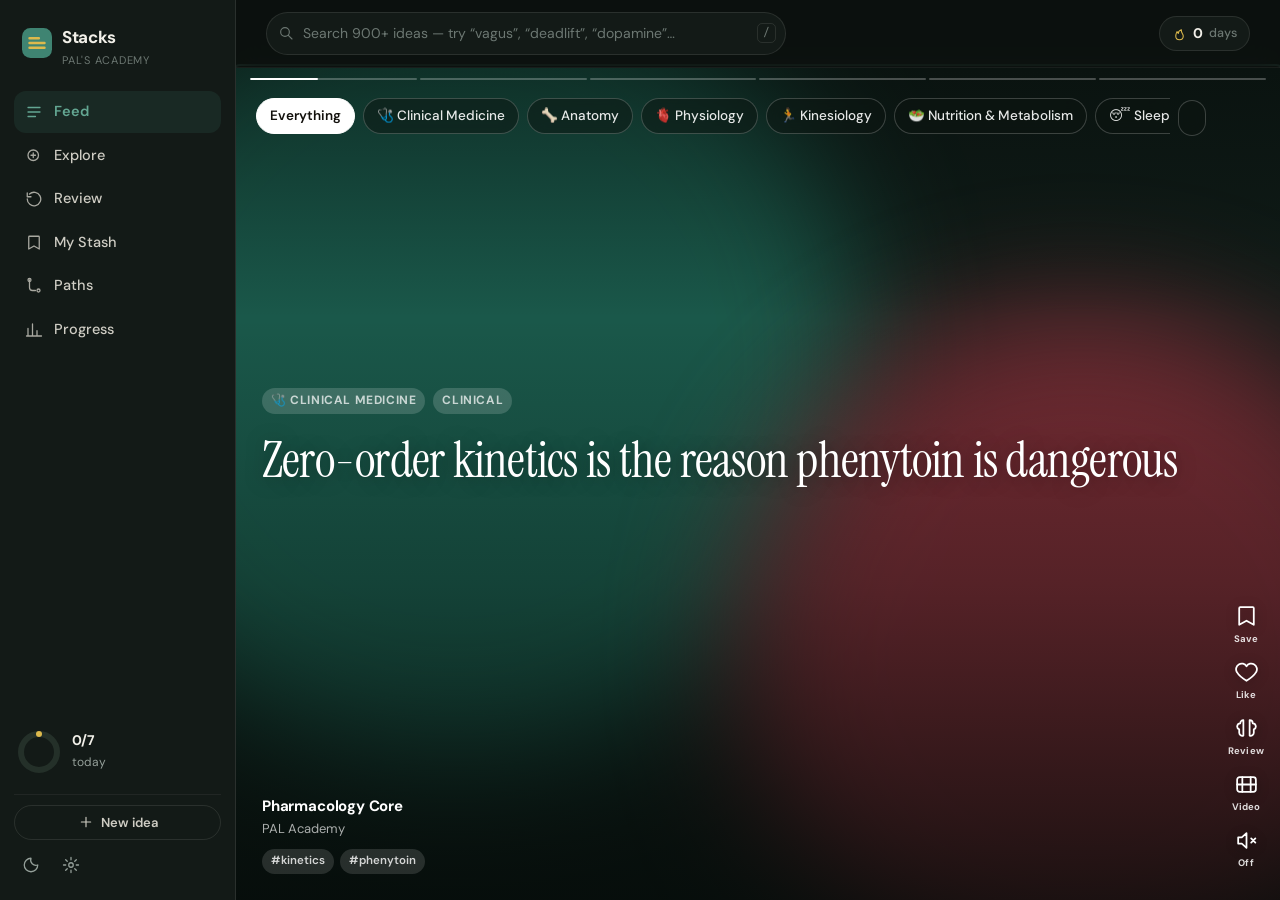
<file: index.html>
<!DOCTYPE html>
<html lang="en" data-theme="dark">
<head>
<meta charset="utf-8">
<meta name="viewport" content="width=device-width, initial-scale=1, viewport-fit=cover">
<meta name="robots" content="noindex, nofollow, noarchive, noimageindex">
<meta name="color-scheme" content="dark light">
<title>Stacks — PAL's Academy</title>
<link rel="icon" href="data:image/svg+xml,<svg xmlns='http://www.w3.org/2000/svg' viewBox='0 0 32 32'><rect width='32' height='32' rx='8' fill='%23114E40'/><path d='M8 20h16M8 15h16M8 10h10' stroke='%23C99A2A' stroke-width='2.5' stroke-linecap='round'/></svg>">
<link rel="manifest" href="manifest.webmanifest">
<meta name="theme-color" content="#0C110F" media="(prefers-color-scheme: dark)">
<meta name="theme-color" content="#FAF8F4" media="(prefers-color-scheme: light)">
<meta name="apple-mobile-web-app-capable" content="yes">
<meta name="apple-mobile-web-app-title" content="Stacks">
<meta name="apple-mobile-web-app-status-bar-style" content="black-translucent">
<meta name="mobile-web-app-capable" content="yes">
<link rel="apple-touch-icon" href="app/icons/apple-touch-icon.png">
<link rel="stylesheet" href="app/css/app.css">
<link rel="stylesheet" href="app/css/reels.css">
</head>
<body>

<div id="app" class="app">

  <!-- ============ SIDEBAR (desktop) ============ -->
  <aside class="sidebar">
    <a class="brand" href="#/feed">
      <span class="brand-mark" aria-hidden="true">
        <svg viewBox="0 0 32 32" width="30" height="30"><rect width="32" height="32" rx="9" fill="var(--primary)"/><path d="M8 21h16M8 16h16M8 11h10" stroke="var(--accent)" stroke-width="2.6" stroke-linecap="round"/></svg>
      </span>
      <span class="brand-text">
        <strong>Stacks</strong>
        <small>PAL's Academy</small>
      </span>
    </a>

    <nav class="nav" id="nav">
      <a href="#/feed"    data-route="feed"><i data-ico="feed"></i>Feed</a>
      <a href="#/explore" data-route="explore"><i data-ico="explore"></i>Explore</a>
      <a href="#/review"  data-route="review"><i data-ico="review"></i>Review<span class="pill" id="due-pill" hidden>0</span></a>
      <a href="#/stash"   data-route="stash"><i data-ico="stash"></i>My Stash</a>
      <a href="#/paths"   data-route="paths"><i data-ico="paths"></i>Paths</a>
      <a href="#/stats"   data-route="stats"><i data-ico="stats"></i>Progress</a>
    </nav>

    <div class="sidebar-goal" id="sidebar-goal"></div>

    <div class="sidebar-foot">
      <button class="btn btn-ghost btn-sm" id="btn-new"><i data-ico="plus"></i>New idea</button>
      <div class="row">
        <button class="icon-btn" id="btn-theme" title="Toggle theme (t)"><i data-ico="theme"></i></button>
        <a class="icon-btn" href="#/settings" title="Settings"><i data-ico="cog"></i></a>
      </div>
    </div>
  </aside>

  <!-- ============ MAIN ============ -->
  <div class="main">
    <header class="topbar">
      <button class="icon-btn only-mobile" id="btn-menu" aria-label="Menu"><i data-ico="menu"></i></button>
      <div class="search">
        <i data-ico="search"></i>
        <input id="search" type="search" placeholder="Search 900+ ideas — try &ldquo;vagus&rdquo;, &ldquo;deadlift&rdquo;, &ldquo;dopamine&rdquo;&hellip;" autocomplete="off" spellcheck="false">
        <kbd>/</kbd>
      </div>
      <div class="topbar-right">
        <div class="streak" id="streak" title="Current streak"></div>
      </div>
    </header>

    <main id="view" class="view" tabindex="-1"></main>
  </div>
</div>

<!-- ============ READER OVERLAY ============ -->
<div class="reader" id="reader" hidden>
  <div class="reader-bar">
    <button class="icon-btn" id="reader-close" aria-label="Close (Esc)"><i data-ico="x"></i></button>
    <div class="reader-progress"><span id="reader-progress-bar"></span></div>
    <div class="reader-count" id="reader-count"></div>
  </div>
  <div class="reader-body" id="reader-body"></div>
  <div class="reader-nav">
    <button class="btn btn-ghost" id="reader-prev"><i data-ico="up"></i>Prev</button>
    <div class="reader-acts" id="reader-acts"></div>
    <button class="btn btn-ghost" id="reader-next">Next<i data-ico="down"></i></button>
  </div>
</div>

<!-- ============ MODAL ============ -->
<div class="modal-wrap" id="modal" hidden>
  <div class="modal-backdrop" data-close></div>
  <div class="modal" role="dialog" aria-modal="true" id="modal-inner"></div>
</div>

<div class="toast-wrap" id="toasts"></div>

<!-- mobile bottom nav -->
<nav class="botnav only-mobile">
  <a href="#/feed"    data-route="feed"><i data-ico="feed"></i><span>Feed</span></a>
  <a href="#/explore" data-route="explore"><i data-ico="explore"></i><span>Explore</span></a>
  <a href="#/review"  data-route="review"><i data-ico="review"></i><span>Review</span></a>
  <a href="#/stash"   data-route="stash"><i data-ico="stash"></i><span>Stash</span></a>
  <a href="#/stats"   data-route="stats"><i data-ico="stats"></i><span>You</span></a>
</nav>

<!-- ============ LIBRARY (content) ============ -->
<script src="app/js/library.js"></script>
<script src="app/data/references.js"></script>
<script src="app/data/medicine.js"></script>
<script src="app/data/anatomy.js"></script>
<script src="app/data/physiology.js"></script>
<script src="app/data/kinesiology.js"></script>
<script src="app/data/nutrition.js"></script>
<script src="app/data/recovery.js"></script>
<script src="app/data/mind.js"></script>
<script src="app/data/behavior.js"></script>
<script src="app/data/influence.js"></script>
<script src="app/data/wisdom.js"></script>
<script src="app/data/world.js"></script>
<script src="app/data/medicine2.js"></script>
<script src="app/data/bodywork2.js"></script>
<script src="app/data/health2.js"></script>
<script src="app/data/psyche2.js"></script>
<script src="app/data/world2.js"></script>

<!-- ============ APP ============ -->
<script src="app/js/icons.js"></script>
<script src="app/js/store.js"></script>
<script src="app/js/srs.js"></script>
<script src="app/js/ui.js"></script>
<script src="app/js/reels.js"></script>
<script src="app/js/views.js"></script>
<script src="app/js/app.js"></script>
<script>
// Offline support. Service workers need http(s); on file:// the app still runs, just online-only.
if ('serviceWorker' in navigator && location.protocol.startsWith('http')) {
  addEventListener('load', () => navigator.serviceWorker.register('sw.js').catch(e =>
    console.warn('[PAL] offline cache unavailable:', e.message)));
}
</script>
</body>
</html>
</file>
<file: app/css/app.css>
/* ==========================================================================
   Stacks — personal knowledge app for PAL's Academy
   Design tokens adapted from the PAL's Academy brand system
   ========================================================================== */

@import url('https://fonts.googleapis.com/css2?family=DM+Sans:opsz,wght@9..40,400;9..40,500;9..40,600;9..40,700&family=Instrument+Serif:ital@0;1&family=JetBrains+Mono:wght@400;500&display=swap');

:root {
  --teal-50:#EEF5F2; --teal-100:#D6E7E0; --teal-200:#A9CDC1; --teal-300:#6FA897;
  --teal-400:#3F8472; --teal-500:#1D6655; --teal-600:#114E40; --teal-700:#0B3D32;
  --teal-800:#082E26; --teal-900:#051F1A;
  --gold-50:#FBF6E8; --gold-100:#F5E9C2; --gold-200:#EBD389; --gold-300:#DDB94C;
  --gold-400:#C99A2A; --gold-500:#A77E1F;
  --ink-50:#FAF8F4; --ink-100:#F2EFE8; --ink-200:#E4DFD3; --ink-300:#C9C2B2;
  --ink-400:#9A9384; --ink-500:#6E6759; --ink-600:#4D4738; --ink-700:#34302A;
  --ink-800:#211F1B; --ink-900:#131210;

  --r-sm:8px; --r-md:12px; --r-lg:18px; --r-xl:26px; --r-full:999px;
  --sans:'DM Sans',ui-sans-serif,system-ui,-apple-system,'Segoe UI',Roboto,sans-serif;
  --serif:'Instrument Serif',ui-serif,Georgia,'Times New Roman',serif;
  --mono:'JetBrains Mono',ui-monospace,SFMono-Regular,Menlo,monospace;
  --sidebar-w:236px; --max-read:720px;
  --ease:cubic-bezier(.22,.61,.36,1);
}

/* ---------- light ---------- */
html[data-theme="light"] {
  --bg:var(--ink-50); --surface:#FFFFFF; --surface-2:var(--ink-100); --surface-3:var(--ink-200);
  --fg-1:var(--ink-900); --fg-2:var(--ink-700); --fg-3:var(--ink-500); --fg-4:var(--ink-400);
  --primary:var(--teal-600); --primary-hi:var(--teal-500); --primary-soft:var(--teal-50);
  --on-primary:#fff;
  --accent:var(--gold-500); --accent-soft:var(--gold-50);
  --border:rgba(19,18,16,.11); --border-2:rgba(19,18,16,.2); --divider:rgba(19,18,16,.06);
  --shadow-1:0 1px 2px rgba(19,18,16,.06),0 2px 8px rgba(19,18,16,.05);
  --shadow-2:0 8px 30px rgba(19,18,16,.11);
  --ok:#2E7A55; --warn:#B3691A; --danger:#B0382B;
}
/* ---------- dark ---------- */
html[data-theme="dark"] {
  --bg:#0C110F; --surface:#131A17; --surface-2:#1A2320; --surface-3:#243029;
  --fg-1:#F1EFE8; --fg-2:#CFCDC4; --fg-3:#95A09A; --fg-4:#6C7772;
  --primary:#3F8472; --primary-hi:#63A692; --primary-soft:rgba(63,132,114,.14);
  --on-primary:#04120E;
  --accent:#DDB94C; --accent-soft:rgba(221,185,76,.13);
  --border:rgba(240,238,230,.10); --border-2:rgba(240,238,230,.2); --divider:rgba(240,238,230,.06);
  --shadow-1:0 1px 2px rgba(0,0,0,.35);
  --shadow-2:0 14px 40px rgba(0,0,0,.5);
  --ok:#5BB58A; --warn:#D99A4E; --danger:#E0796A;
}

*,*::before,*::after{box-sizing:border-box}
/* must win over the display rules on .reader / .modal-wrap below */
[hidden]{display:none!important}
html,body{height:100%}
body{
  margin:0; background:var(--bg); color:var(--fg-2);
  font-family:var(--sans); font-size:15.5px; line-height:1.62;
  -webkit-font-smoothing:antialiased; text-rendering:optimizeLegibility;
  overscroll-behavior-y:none;
}
h1,h2,h3,h4{color:var(--fg-1); line-height:1.22; margin:0; font-weight:600; letter-spacing:-.012em}
a{color:inherit; text-decoration:none}
button,input,select,textarea{font:inherit; color:inherit}
::selection{background:var(--accent); color:#131210}
:focus-visible{outline:2px solid var(--primary-hi); outline-offset:2px; border-radius:4px}

/* ================= layout ================= */
.app{display:grid; grid-template-columns:var(--sidebar-w) 1fr; min-height:100dvh}
.main{min-width:0; display:flex; flex-direction:column}
.view{flex:1; padding:26px 30px 90px; min-width:0; position:relative}
.wrap{max-width:1040px; margin:0 auto}
.read{max-width:var(--max-read); margin:0 auto}

/* ================= sidebar ================= */
.sidebar{
  position:sticky; top:0; height:100dvh; display:flex; flex-direction:column; gap:8px;
  padding:18px 14px; padding-top:calc(18px + env(safe-area-inset-top)); background:var(--surface); border-right:1px solid var(--border); z-index:40;
}
.brand{display:flex; gap:10px; align-items:center; padding:6px 8px 14px}
.brand-text strong{display:block; font-size:17px; color:var(--fg-1); letter-spacing:-.02em}
.brand-text small{display:block; font-size:11px; color:var(--fg-4); letter-spacing:.07em; text-transform:uppercase}
.nav{display:flex; flex-direction:column; gap:2px}
.nav a{
  display:flex; align-items:center; gap:11px; padding:9px 11px; border-radius:var(--r-md);
  color:var(--fg-2); font-weight:500; font-size:14.5px; transition:background .14s var(--ease), color .14s
}
.nav a svg{width:18px; height:18px; opacity:.8; flex:none}
.nav a:hover{background:var(--surface-2); color:var(--fg-1)}
.nav a.on{background:var(--primary-soft); color:var(--primary-hi); font-weight:600}
.nav a.on svg{opacity:1}
.pill{margin-left:auto; background:var(--accent); color:#131210; font-size:11px; font-weight:700;
  padding:1px 7px; border-radius:var(--r-full); line-height:1.6}
.sidebar-goal{margin-top:auto; padding:12px 4px}
.sidebar-foot{display:flex; flex-direction:column; gap:8px; padding-top:10px; border-top:1px solid var(--divider)}
.sidebar-foot .row{display:flex; gap:6px}

/* ================= topbar ================= */
.topbar{
  position:sticky; top:0; z-index:30; display:flex; align-items:center; gap:12px;
  padding:12px 30px; padding-top:calc(12px + env(safe-area-inset-top)); background:color-mix(in srgb, var(--bg) 86%, transparent);
  backdrop-filter:saturate(1.4) blur(14px); border-bottom:1px solid var(--divider);
}
.search{position:relative; flex:1; max-width:520px; display:flex; align-items:center}
.search svg{position:absolute; left:12px; width:16px; height:16px; color:var(--fg-4)}
.search input{
  width:100%; background:var(--surface); border:1px solid var(--border); border-radius:var(--r-full);
  padding:9px 40px 9px 36px; font-size:14px; color:var(--fg-1); transition:border-color .15s, box-shadow .15s
}
.search input::placeholder{color:var(--fg-4)}
.search input:focus{outline:none; border-color:var(--primary); box-shadow:0 0 0 3px var(--primary-soft)}
.search kbd{
  position:absolute; right:10px; font-family:var(--mono); font-size:11px; color:var(--fg-4);
  border:1px solid var(--border); border-radius:5px; padding:0 5px; pointer-events:none
}
.topbar-right{margin-left:auto; display:flex; align-items:center; gap:10px}
.streak{display:flex; align-items:center; gap:6px; font-weight:700; font-size:14px; color:var(--fg-1);
  background:var(--surface); border:1px solid var(--border); padding:5px 12px; border-radius:var(--r-full)}
.streak svg{width:15px; height:15px; flex:none; color:var(--accent)}
.streak em{font-style:normal; color:var(--fg-4); font-weight:500; font-size:12.5px}

/* ================= buttons ================= */
.btn{
  display:inline-flex; align-items:center; justify-content:center; gap:7px; cursor:pointer;
  border:1px solid transparent; border-radius:var(--r-full); padding:9px 17px;
  font-size:14px; font-weight:600; background:var(--surface-2); color:var(--fg-1);
  transition:transform .1s var(--ease), background .15s, border-color .15s, opacity .15s;
}
.btn svg{width:16px; height:16px}
.btn:hover{background:var(--surface-3)}
.btn:active{transform:scale(.97)}
.btn-primary{background:var(--primary); color:var(--on-primary); border-color:transparent}
.btn-primary:hover{background:var(--primary-hi)}
.btn-accent{background:var(--accent); color:#131210}
.btn-ghost{background:transparent; border-color:var(--border); color:var(--fg-2)}
.btn-ghost:hover{background:var(--surface-2); color:var(--fg-1)}
.btn-sm{padding:6px 12px; font-size:13px}
.btn-lg{padding:12px 24px; font-size:15px}
.btn[disabled]{opacity:.45; pointer-events:none}
.icon-btn{
  display:inline-flex; align-items:center; justify-content:center; width:34px; height:34px; flex:none;
  border-radius:var(--r-md); border:1px solid transparent; background:transparent; color:var(--fg-3); cursor:pointer;
  transition:background .15s, color .15s
}
.icon-btn svg{width:18px; height:18px}
.icon-btn:hover{background:var(--surface-2); color:var(--fg-1)}
.icon-btn.on{color:var(--accent)}
.icon-btn.on svg{fill:currentColor}

/* ================= chips / tags ================= */
.chips{display:flex; gap:8px; flex-wrap:wrap}
.chips.scroll{flex-wrap:nowrap; overflow-x:auto; padding-bottom:4px; scrollbar-width:none}
.chips.scroll::-webkit-scrollbar{display:none}
.chip{
  cursor:pointer; white-space:nowrap; border:1px solid var(--border); background:var(--surface);
  color:var(--fg-2); border-radius:var(--r-full); padding:6px 13px; font-size:13.5px; font-weight:500;
  transition:background .14s, color .14s, border-color .14s
}
.chip:hover{border-color:var(--border-2); color:var(--fg-1)}
.chip.on{background:var(--primary); border-color:var(--primary); color:var(--on-primary); font-weight:600}
.tag{
  display:inline-block; font-size:11.5px; font-weight:600; letter-spacing:.03em; text-transform:uppercase;
  padding:2px 8px; border-radius:var(--r-full); background:var(--surface-2); color:var(--fg-3)
}
.tag-topic{background:var(--primary-soft); color:var(--primary-hi)}
.tag-clin{background:var(--accent-soft); color:var(--accent)}
.tag-ref{background:transparent; color:var(--fg-4); border:1px solid var(--border)}

/* citation block */
.ref{margin-top:20px; padding:14px 16px; border:1px solid var(--border); border-radius:var(--r-md);
  background:var(--surface-2); font-size:13.5px; color:var(--fg-2)}
.ref b{display:block; font-size:11.5px; letter-spacing:.06em; text-transform:uppercase; color:var(--fg-4); margin-bottom:5px}
.ref cite{display:block; font-style:normal; font-weight:600; color:var(--fg-1)}
.ref em{display:block; font-style:normal; color:var(--fg-3); margin:5px 0 8px}
.ref a{color:var(--primary-hi); font-family:var(--mono); font-size:12px; text-decoration:underline}
.ref .pmid{font-family:var(--mono); font-size:12px; color:var(--fg-4)}

/* ================= idea card ================= */
.grid{display:grid; gap:16px}
.grid-2{grid-template-columns:repeat(auto-fill,minmax(300px,1fr))}
.grid-3{grid-template-columns:repeat(auto-fill,minmax(240px,1fr))}

.card{
  background:var(--surface); border:1px solid var(--border); border-radius:var(--r-lg);
  padding:20px 22px; box-shadow:var(--shadow-1); transition:border-color .16s, transform .16s var(--ease);
  position:relative;
}
.card:hover{border-color:var(--border-2)}
.card.read-done{opacity:.72}
.card-head{display:flex; align-items:center; flex-wrap:wrap; gap:8px; row-gap:5px; margin-bottom:10px; font-size:12.5px; color:var(--fg-3)}
.card-head .dot{width:3px; height:3px; border-radius:50%; background:var(--fg-4); flex:none}
.card-src{font-weight:600; color:var(--fg-2); cursor:pointer}
.card-src:hover{color:var(--primary-hi)}
.card h3{font-size:18.5px; margin-bottom:8px; cursor:pointer; letter-spacing:-.015em}
.card h3:hover{color:var(--primary-hi)}
.card p{margin:0; color:var(--fg-2); font-size:15px}
.card .clin{
  margin-top:12px; padding:10px 13px; border-left:2px solid var(--accent); background:var(--accent-soft);
  border-radius:0 var(--r-sm) var(--r-sm) 0; font-size:13.5px; color:var(--fg-2)
}
.card .clin b{color:var(--accent); font-size:11.5px; letter-spacing:.05em; text-transform:uppercase; display:block; margin-bottom:2px}
.card-foot{display:flex; align-items:center; gap:4px; margin-top:14px; padding-top:12px; border-top:1px solid var(--divider)}
.card-foot .spacer{flex:1}
.card-tags{display:flex; gap:6px; flex-wrap:wrap; margin-top:12px}

/* ================= section headers ================= */
.sec{margin-bottom:34px}
.sec-head{display:flex; align-items:baseline; gap:12px; margin-bottom:16px}
.sec-head h2{font-size:21px}
.sec-head .more{margin-left:auto; font-size:13.5px; color:var(--primary-hi); font-weight:600; cursor:pointer}
.page-title{font-family:var(--serif); font-size:38px; font-weight:400; letter-spacing:-.02em; margin-bottom:6px}
.page-sub{color:var(--fg-3); font-size:15px; margin:0 0 26px}

/* ================= goal ring ================= */
.ring{display:flex; align-items:center; gap:12px}
.ring svg{transform:rotate(-90deg); flex:none}
.ring circle{fill:none; stroke-width:6; stroke-linecap:round}
.ring .bg{stroke:var(--surface-3)}
.ring .fg{stroke:var(--accent); transition:stroke-dasharray .6s var(--ease)}
.ring .lab strong{display:block; color:var(--fg-1); font-size:14px; line-height:1.3}
.ring .lab span{font-size:12px; color:var(--fg-3)}

/* ================= source / topic tiles ================= */
.tile{
  background:var(--surface); border:1px solid var(--border); border-radius:var(--r-lg); padding:18px;
  cursor:pointer; transition:border-color .16s, transform .16s var(--ease); display:block; box-shadow:var(--shadow-1)
}
.tile:hover{border-color:var(--primary); transform:translateY(-2px)}
.tile .emoji{font-size:24px; line-height:1; display:block; margin-bottom:10px}
.tile h3{font-size:16px; margin-bottom:4px}
.tile p{margin:0; font-size:13.5px; color:var(--fg-3)}
.tile .meta{margin-top:12px; font-size:12px; color:var(--fg-4); font-family:var(--mono)}
.bar{height:4px; border-radius:2px; background:var(--surface-3); overflow:hidden; margin-top:10px}
.bar i{display:block; height:100%; background:var(--primary); border-radius:2px; transition:width .5s var(--ease)}
.bar.gold i{background:var(--accent)}

/* ================= reader ================= */
.reader{position:fixed; inset:0; z-index:80; background:var(--bg); display:flex; flex-direction:column}
.reader-bar{display:flex; align-items:center; gap:14px; padding:12px 18px; border-bottom:1px solid var(--divider)}
.reader-progress{flex:1; height:3px; background:var(--surface-3); border-radius:2px; overflow:hidden}
.reader-progress span{display:block; height:100%; background:var(--accent); width:0; transition:width .3s var(--ease)}
.reader-count{font-family:var(--mono); font-size:12px; color:var(--fg-4)}
.reader-body{flex:1; overflow-y:auto; padding:40px 24px 30px; display:flex; flex-direction:column}
.reader-nav{display:flex; align-items:center; gap:10px; padding:12px 18px; border-top:1px solid var(--divider); background:var(--surface)}
.reader-acts{flex:1; display:flex; justify-content:center; gap:6px}
/* margin:auto (not justify-content) centres short ideas without clipping long ones */
.rd{max-width:var(--max-read); width:100%; margin:auto}
.rd .kicker{display:flex; align-items:center; gap:8px; font-size:13px; color:var(--fg-3); margin-bottom:14px}
.rd h1{font-family:var(--serif); font-weight:400; font-size:34px; line-height:1.18; margin-bottom:18px; letter-spacing:-.01em}
.rd .lede{font-size:18px; line-height:1.72; color:var(--fg-2)}
.rd .clin{margin-top:22px; padding:16px 18px; border-left:3px solid var(--accent); background:var(--accent-soft); border-radius:0 var(--r-md) var(--r-md) 0}
.rd .clin b{display:block; font-size:11.5px; letter-spacing:.06em; text-transform:uppercase; color:var(--accent); margin-bottom:4px}
.rd .mnem{margin-top:14px; font-family:var(--mono); font-size:13.5px; color:var(--fg-3); background:var(--surface-2);
  padding:12px 14px; border-radius:var(--r-md)}
.rd .src-note{margin-top:28px; padding-top:18px; border-top:1px solid var(--divider); font-size:13.5px; color:var(--fg-3)}

/* ================= review ================= */
.rev-card{
  background:var(--surface); border:1px solid var(--border); border-radius:var(--r-xl); padding:40px 34px;
  box-shadow:var(--shadow-2); min-height:320px; display:flex; flex-direction:column; justify-content:center;
  text-align:center
}
.rev-q{font-family:var(--serif); font-weight:400; font-size:28px; line-height:1.32; color:var(--fg-1)}
.rev-q .cloze{color:var(--accent); border-bottom:2px dashed var(--accent); padding-bottom:1px}
.rev-a{margin-top:22px; padding-top:22px; border-top:1px solid var(--divider); font-size:16px; text-align:left}
.rev-grade{display:grid; grid-template-columns:repeat(4,1fr); gap:8px; margin-top:18px}
.rev-grade button{padding:12px 6px; border-radius:var(--r-md); border:1px solid var(--border);
  background:var(--surface); cursor:pointer; font-weight:600; font-size:13.5px; transition:.14s}
.rev-grade button small{display:block; font-weight:400; font-size:11px; color:var(--fg-4); margin-top:2px; font-family:var(--mono)}
.rev-grade button:hover{border-color:var(--border-2); background:var(--surface-2)}
.rev-grade .g1:hover{border-color:var(--danger); color:var(--danger)}
.rev-grade .g4:hover{border-color:var(--ok); color:var(--ok)}

/* ================= stats ================= */
.stat{background:var(--surface); border:1px solid var(--border); border-radius:var(--r-lg); padding:18px 20px}
.stat b{display:block; font-size:30px; line-height:1.1; color:var(--fg-1); font-weight:700; letter-spacing:-.02em}
.stat span{font-size:12.5px; color:var(--fg-3)}
.heat{display:grid; grid-auto-flow:column; grid-template-rows:repeat(7,11px); justify-content:start; gap:3px; overflow-x:auto; padding-bottom:4px}
.heat i{width:11px; height:11px; border-radius:2.5px; background:var(--surface-2); display:block}
.heat i[data-l="1"]{background:color-mix(in srgb,var(--primary) 32%,var(--surface-2))}
.heat i[data-l="2"]{background:color-mix(in srgb,var(--primary) 58%,var(--surface-2))}
.heat i[data-l="3"]{background:color-mix(in srgb,var(--primary) 80%,var(--surface-2))}
.heat i[data-l="4"]{background:var(--accent)}
.cov-row{display:flex; align-items:center; gap:12px; padding:9px 0; border-bottom:1px solid var(--divider)}
.cov-row:last-child{border-bottom:none}
.cov-row .nm{width:190px; flex:none; font-size:14px; color:var(--fg-1); font-weight:500; display:flex; gap:8px; align-items:center}
.cov-row .bar{flex:1; margin:0; height:8px; border-radius:4px}
.cov-row .pc{width:74px; text-align:right; font-family:var(--mono); font-size:12px; color:var(--fg-3); flex:none}

/* ================= modal / toast ================= */
.modal-wrap{position:fixed; inset:0; z-index:100; display:grid; place-items:center; padding:20px}
.modal-backdrop{position:absolute; inset:0; background:rgba(5,15,12,.6); backdrop-filter:blur(3px)}
.modal{position:relative; background:var(--surface); border:1px solid var(--border); border-radius:var(--r-xl);
  box-shadow:var(--shadow-2); width:min(620px,100%); max-height:86dvh; overflow-y:auto; padding:26px}
.modal h2{font-size:20px; margin-bottom:6px}
.field{display:block; margin-top:16px}
.field span{display:block; font-size:12.5px; font-weight:600; color:var(--fg-3); margin-bottom:6px; letter-spacing:.02em}
.field input,.field textarea,.field select{
  width:100%; background:var(--bg); border:1px solid var(--border); border-radius:var(--r-md);
  padding:10px 13px; font-size:14.5px; color:var(--fg-1); resize:vertical
}
.field textarea{min-height:110px; line-height:1.6}
.field input:focus,.field textarea:focus,.field select:focus{outline:none; border-color:var(--primary); box-shadow:0 0 0 3px var(--primary-soft)}
.modal-foot{display:flex; gap:8px; justify-content:flex-end; margin-top:22px}
.toast-wrap{position:fixed; bottom:24px; left:50%; transform:translateX(-50%); z-index:200; display:flex; flex-direction:column; gap:8px; align-items:center; pointer-events:none}
.toast{background:var(--fg-1); color:var(--bg); padding:9px 18px; border-radius:var(--r-full); font-size:13.5px; font-weight:600;
  box-shadow:var(--shadow-2); animation:pop .25s var(--ease)}
@keyframes pop{from{opacity:0; transform:translateY(8px)}}

/* ================= misc ================= */
.empty{text-align:center; padding:70px 20px; color:var(--fg-3)}
.empty .big{font-size:40px; margin-bottom:12px}
.empty h3{margin-bottom:6px}
.kbd-hint{font-family:var(--mono); font-size:12px; color:var(--fg-4)}
.hr{height:1px; background:var(--divider); margin:26px 0; border:0}
.only-mobile{display:none}
.botnav{display:none}
.muted{color:var(--fg-3)}
.rowline{display:flex; align-items:center; gap:12px}
.list-item{display:flex; align-items:flex-start; gap:12px; padding:13px 0; border-bottom:1px solid var(--divider); cursor:pointer}
.list-item:hover h4{color:var(--primary-hi)}
.list-item h4{font-size:15.5px; margin-bottom:2px; font-weight:600}
.list-item p{margin:0; font-size:13.5px; color:var(--fg-3); display:-webkit-box; -webkit-line-clamp:2; -webkit-box-orient:vertical; overflow:hidden}
.list-item .n{font-family:var(--mono); font-size:12px; color:var(--fg-4); width:26px; flex:none; padding-top:3px}

/* ================= responsive ================= */
@media (max-width:860px){
  .app{grid-template-columns:1fr}
  .sidebar{position:fixed; left:0; top:0; width:270px; transform:translateX(-100%); transition:transform .25s var(--ease); box-shadow:var(--shadow-2)}
  .sidebar.open{transform:none}
  .only-mobile{display:inline-flex}
  .view{padding:20px 16px 100px}
  .topbar{padding:10px 14px; padding-top:calc(10px + env(safe-area-inset-top))}
  .search kbd{display:none}
  .streak{padding:4px 10px; font-size:13px}
  .page-title{font-size:30px}
  .botnav{
    display:flex; position:fixed; bottom:0; left:0; right:0; z-index:50; background:var(--surface);
    border-top:1px solid var(--border); padding:6px 4px calc(6px + env(safe-area-inset-bottom));
  }
  .botnav a{flex:1; display:flex; flex-direction:column; align-items:center; gap:2px; padding:6px 0;
    font-size:10.5px; color:var(--fg-4); font-weight:600}
  .botnav a svg{width:20px; height:20px}
  .botnav a.on{color:var(--primary-hi)}
  .rd h1{font-size:27px} .rd .lede{font-size:16.5px}
  .rev-q{font-size:22px} .rev-card{padding:28px 20px}
  .cov-row .nm{width:130px; font-size:13px}
}
@media (prefers-reduced-motion:reduce){*{animation-duration:.01ms!important; transition-duration:.01ms!important}}
</file>
<file: app/css/reels.css>
/* ==========================================================================
   reels.css — full-screen vertical short-form player (TikTok / Reels format)
   ========================================================================== */

.view.bleed { padding: 0; }

.reels {
  /* topbar/bottom-nav heights are measured at runtime — see syncChrome() in app.js */
  height: calc(100dvh - var(--topbar-h, 59px) - var(--botnav-h, 0px));
  overflow-y: scroll;
  overflow-x: hidden;
  scroll-snap-type: y mandatory;
  scroll-behavior: smooth;
  scrollbar-width: none;
  -webkit-overflow-scrolling: touch;
  overscroll-behavior-y: contain;
  background: #07100D;
}
.reels::-webkit-scrollbar { display: none; }

.reel {
  position: relative;
  height: 100%;
  scroll-snap-align: start;
  scroll-snap-stop: always;
  display: flex;
  flex-direction: column;
  overflow: hidden;
  isolation: isolate;
  user-select: none;
}

/* ---------------------------------------------------------- background */
.reel-bg { position: absolute; inset: 0; z-index: -2; background: #101C18; }
.reel-bg::before,
.reel-bg::after {
  content: ''; position: absolute; border-radius: 50%; filter: blur(64px); opacity: .82;
  transition: transform 1.2s var(--ease);
}
.reel-bg::before {
  width: 78%; padding-bottom: 78%; left: -18%; top: -14%;
  background: var(--reel-a); animation: drift1 22s ease-in-out infinite alternate;
}
.reel-bg::after {
  width: 66%; padding-bottom: 66%; right: -14%; bottom: -12%;
  background: var(--reel-b); animation: drift2 26s ease-in-out infinite alternate;
}
.reel-grain {
  position: absolute; inset: 0; z-index: -1; pointer-events: none;
  background: linear-gradient(180deg, rgba(4,10,8,.5) 0%, rgba(4,10,8,0) 30%, rgba(4,10,8,.28) 62%, rgba(4,10,8,.78) 100%);
}
@keyframes drift1 { to { transform: translate3d(14%, 10%, 0) scale(1.18); } }
@keyframes drift2 { to { transform: translate3d(-12%, -12%, 0) scale(1.12); } }

/* ------------------------------------------------------- progress bar */
.reel-bars {
  position: absolute; top: 0; left: 0; right: 0; z-index: 6;
  display: flex; gap: 3px; padding: 10px 14px 0;
}
.reel-bars i {
  flex: 1; height: 2.5px; border-radius: 2px; background: rgba(255,255,255,.25); overflow: hidden;
}
.reel-bars i span {
  display: block; height: 100%; width: 0; background: #fff; border-radius: 2px;
}

/* ------------------------------------------------------------- stage */
.reel-stage {
  flex: 1; display: flex; flex-direction: column; justify-content: center;
  padding: 60px 74px 150px 26px; min-height: 0;
}
.reel-kicker {
  display: flex; align-items: center; gap: 8px; margin-bottom: 18px;
  font-size: 12px; letter-spacing: .09em; text-transform: uppercase; font-weight: 700;
  color: rgba(255,255,255,.72);
}
.reel-kicker .pipbadge {
  background: rgba(255,255,255,.16); padding: 3px 9px; border-radius: 999px; letter-spacing: .05em;
}
.reel-text {
  color: #fff; font-weight: 500; margin: 0;
  text-wrap: balance; text-shadow: 0 2px 20px rgba(0,0,0,.35);
  animation: beatIn .42s var(--ease);
}
.reel-text.k-hook   { font-family: var(--serif); font-weight: 400; font-size: clamp(30px, 5.6vh, 52px); line-height: 1.14; letter-spacing: -.015em; }
.reel-text.k-body   { font-size: clamp(19px, 3.1vh, 29px); line-height: 1.42; }
.reel-text.k-clin,
.reel-text.k-mnem   { font-size: clamp(18px, 2.9vh, 26px); line-height: 1.45; }
.reel-text.k-quiz   { font-size: clamp(21px, 3.4vh, 32px); line-height: 1.34; }
.reel-text.k-source { font-size: clamp(15px, 2.2vh, 20px); line-height: 1.5; color: rgba(255,255,255,.82); }
.reel-text .blank   { color: var(--gold-300); border-bottom: 2px dashed var(--gold-300); padding-bottom: 2px; }
.reel-text .answer  { display: block; margin-top: 18px; font-size: .74em; color: var(--gold-200); }
.reel-label {
  display: inline-block; margin-bottom: 12px; font-size: 11.5px; font-weight: 800;
  letter-spacing: .1em; text-transform: uppercase; padding: 4px 11px; border-radius: 999px;
}
.reel-label.clin { background: var(--gold-300); color: #14100A; }
.reel-label.mnem { background: rgba(255,255,255,.2); color: #fff; }
.reel-label.quiz { background: #fff; color: #14100A; }
@keyframes beatIn { from { opacity: 0; transform: translateY(14px); } }

/* -------------------------------------------------------------- meta */
.reel-meta {
  position: absolute; left: 0; right: 74px; bottom: 0; z-index: 5;
  padding: 0 26px 26px; color: #fff;
}
.reel-meta h4 { font-size: 15px; color: #fff; margin: 0 0 3px; font-weight: 700; }
.reel-meta p  { margin: 0; font-size: 13px; color: rgba(255,255,255,.66); }
.reel-meta .tagrow { display: flex; gap: 6px; flex-wrap: wrap; margin-top: 10px; }
.reel-meta .tagrow span {
  font-size: 11.5px; font-weight: 600; color: rgba(255,255,255,.8);
  background: rgba(255,255,255,.13); padding: 3px 9px; border-radius: 999px;
}

/* --------------------------------------------------------- right rail */
.reel-rail {
  position: absolute; right: 8px; bottom: 24px; z-index: 7;
  display: flex; flex-direction: column; align-items: center; gap: 4px;
}
.reel-rail button {
  width: 52px; height: 52px; border: 0; background: transparent; cursor: pointer;
  display: flex; flex-direction: column; align-items: center; justify-content: center; gap: 3px;
  color: #fff; border-radius: 14px; transition: transform .12s var(--ease), background .15s;
}
.reel-rail button svg { width: 25px; height: 25px; filter: drop-shadow(0 2px 6px rgba(0,0,0,.4)); }
.reel-rail button b { font-size: 9.5px; font-weight: 700; letter-spacing: .02em; opacity: .85; }
.reel-rail button:hover { background: rgba(255,255,255,.12); }
.reel-rail button:active { transform: scale(.88); }
.reel-rail button.on { color: var(--gold-300); }
.reel-rail button.on svg { fill: currentColor; }
.reel-rail button.busy { opacity: .5; pointer-events: none; }

/* ------------------------------------------------------------ overlay */
.reel-pause {
  position: absolute; inset: 0; z-index: 4; display: grid; place-items: center;
  opacity: 0; pointer-events: none; transition: opacity .2s;
}
.reel.paused .reel-pause { opacity: 1; }
.reel-pause svg { width: 66px; height: 66px; color: rgba(255,255,255,.9); filter: drop-shadow(0 4px 14px rgba(0,0,0,.5)); }
.reel-tapzones { position: absolute; inset: 0; z-index: 3; display: flex; }
.reel-tapzones i { flex: 1; cursor: pointer; }
.reel-tapzones i:nth-child(2) { flex: 2; }

.reel-hint {
  position: absolute; left: 50%; bottom: 96px; transform: translateX(-50%); z-index: 5;
  display: flex; flex-direction: column; align-items: center; gap: 5px;
  color: rgba(255,255,255,.62); font-size: 12px; font-weight: 600; letter-spacing: .04em;
  animation: bob 2.2s ease-in-out infinite; pointer-events: none;
}
.reel-hint svg { width: 19px; height: 19px; }
@keyframes bob { 0%,100% { transform: translate(-50%, 0); } 50% { transform: translate(-50%, -7px); } }

/* --------------------------------------------------------- reels topbar */
.reels-head {
  position: absolute; top: 0; left: 0; right: 0; z-index: 8;
  display: flex; align-items: center; gap: 8px; padding: 30px 74px 0 20px;
  pointer-events: none;
}
.reels-head > * { pointer-events: auto; }
.reels-head .chips { flex: 1; min-width: 0; }
.reels-head .chip {
  background: rgba(12,20,17,.5); border-color: rgba(255,255,255,.2); color: rgba(255,255,255,.9);
  backdrop-filter: blur(8px);
}
.reels-head .chip.on { background: #fff; color: #12100C; border-color: #fff; }

.reel-end {
  height: 100%; scroll-snap-align: start; display: grid; place-items: center; text-align: center;
  color: rgba(255,255,255,.8); padding: 30px;
}

/* -------------------------------------------------------- export modal */
.rec-shot {
  width: 100%; max-width: 260px; margin: 0 auto 16px; display: block;
  border-radius: var(--r-md); border: 1px solid var(--border); background: #0A1512;
}
.rec-bar { height: 6px; border-radius: 3px; background: var(--surface-3); overflow: hidden; margin-top: 14px; }
.rec-bar i { display: block; height: 100%; width: 0; background: var(--accent); transition: width .2s linear; }

@media (max-width: 860px) {
  .reel-stage { padding: 74px 68px 120px 20px; }
  .reel-meta { right: 68px; padding: 0 20px 20px; }
  .reel-rail { bottom: 20px; right: 4px; }
  .reels-head { padding: 28px 62px 0 16px; }
  .reel-hint { bottom: 96px; }
}
@media (prefers-reduced-motion: reduce) {
  .reel-bg::before, .reel-bg::after { animation: none; }
  .reel-hint { animation: none; }
}
</file>
